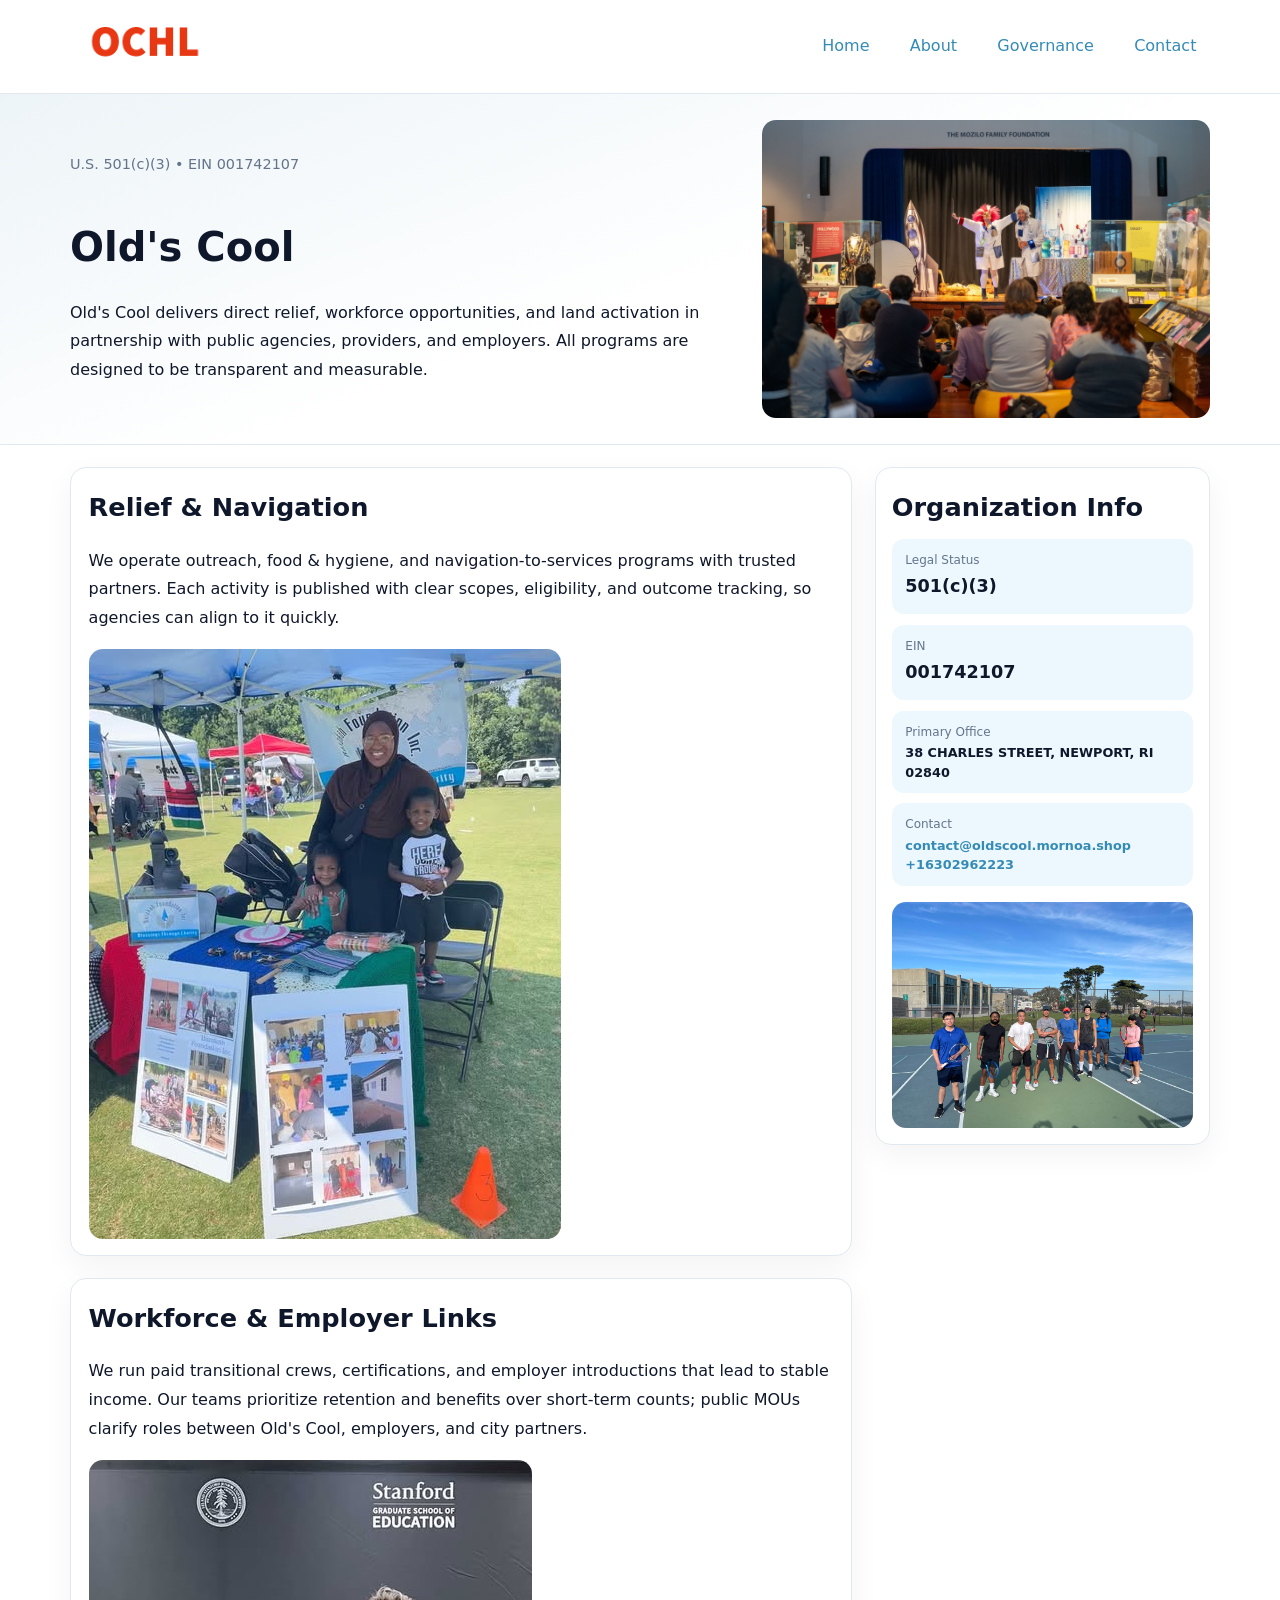
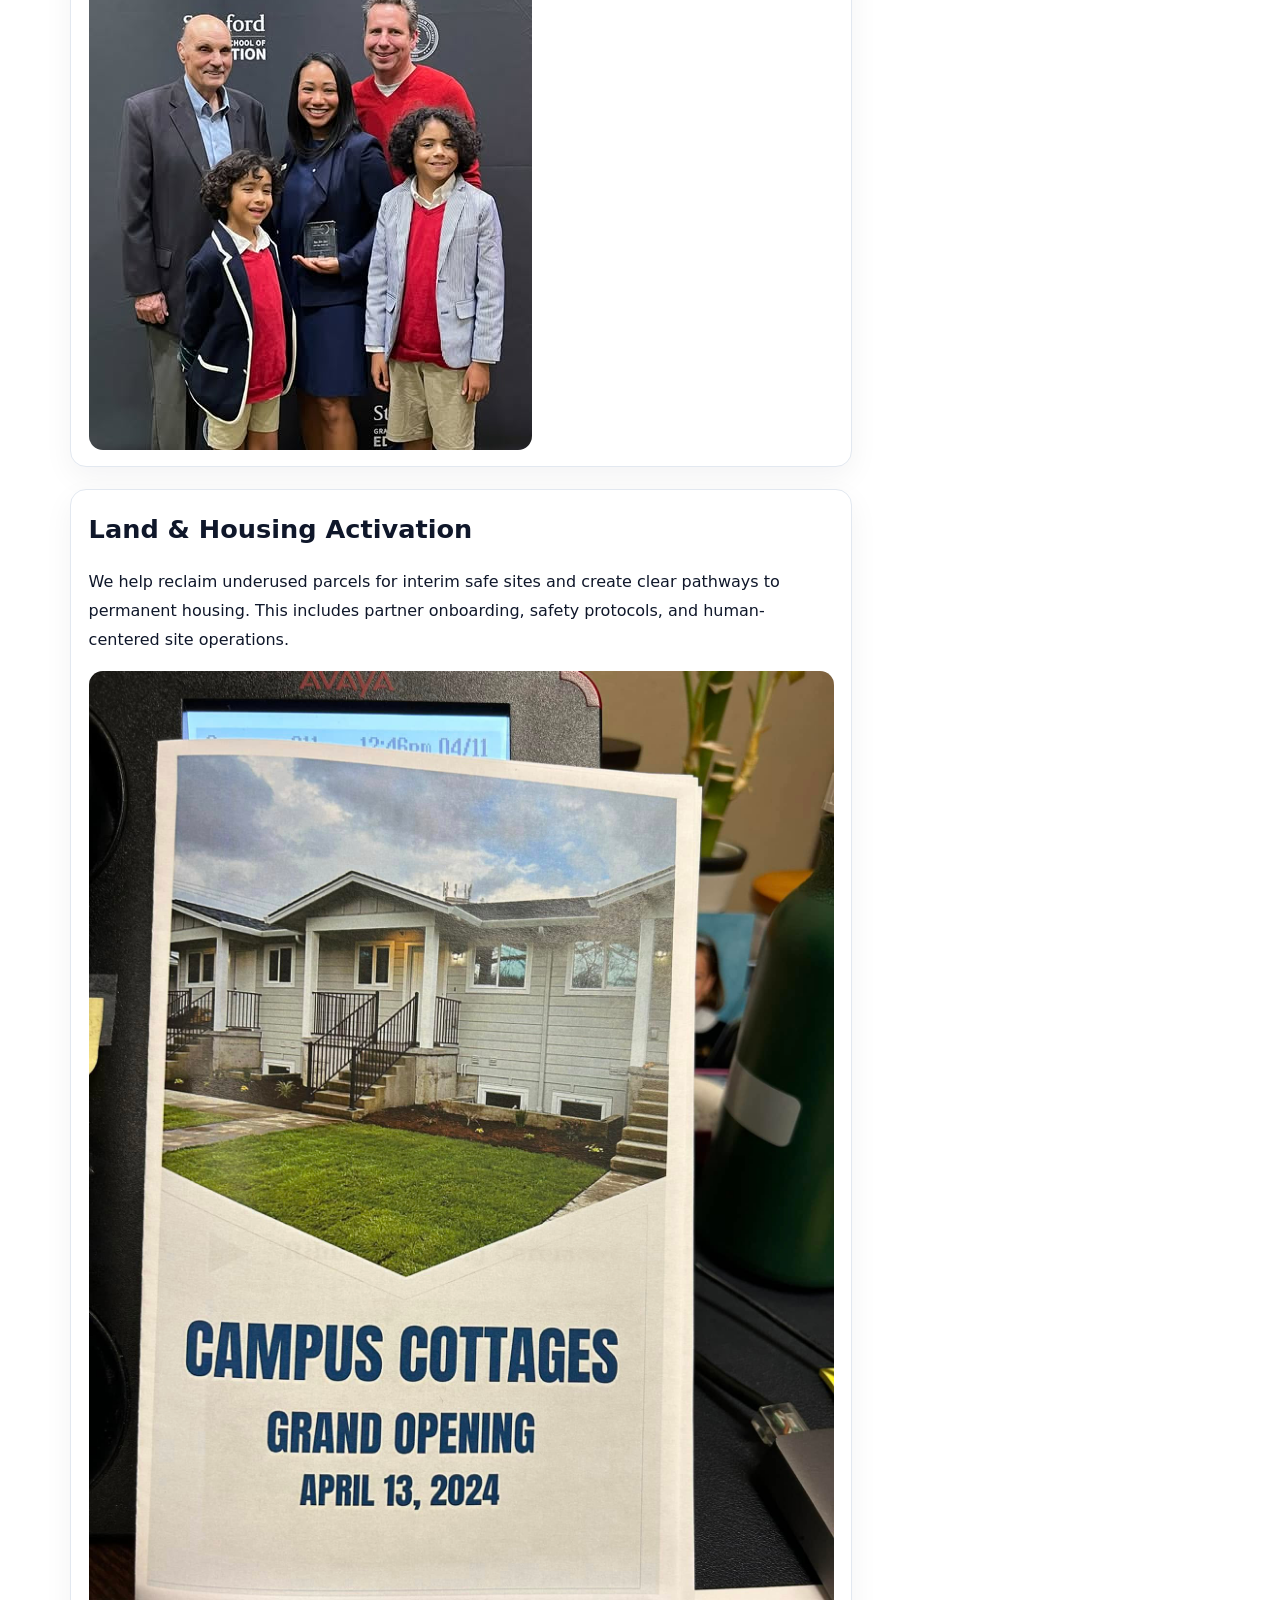
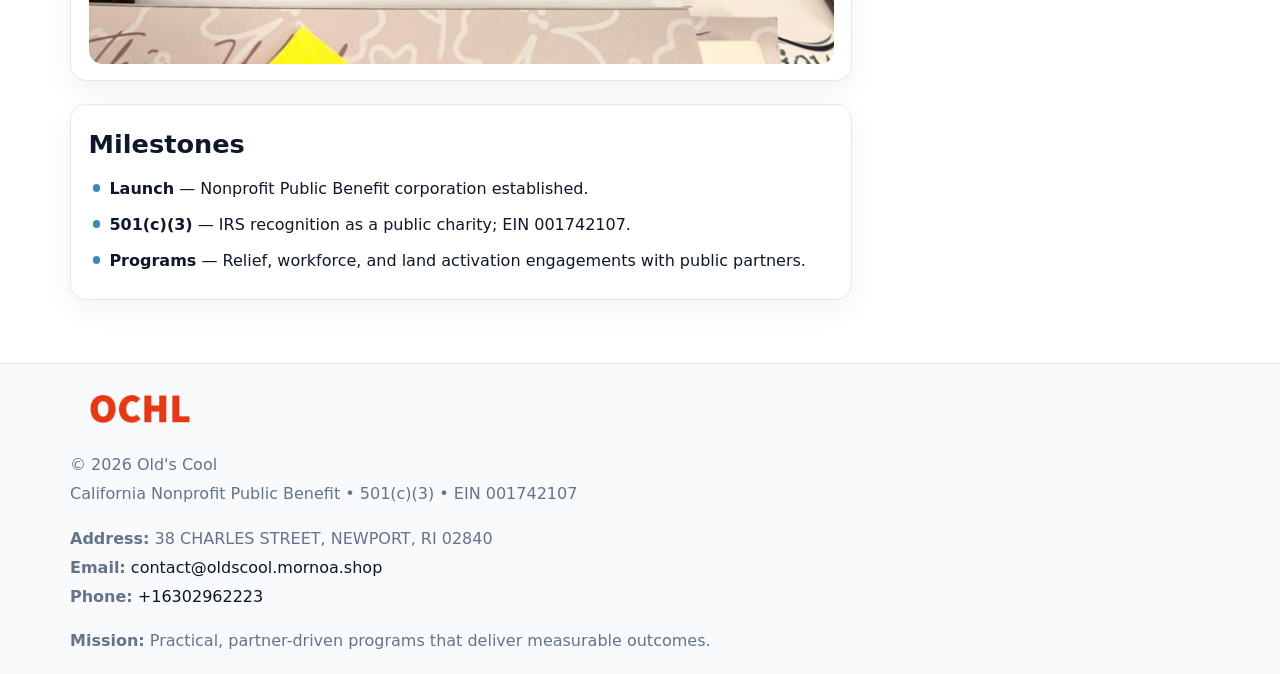
<file: index.html>
<!doctype html><html lang="en"><head>
<meta charset="utf-8">
<meta name="viewport" content="width=device-width,initial-scale=1">
<title>Old's Cool – Nonprofit • 2025</title>
<link rel="stylesheet" href="assets/styles.css">
<link rel="icon" href="images/logo.png">
<meta name="data-ein" content="001742107">
<meta name="data-name" content="Old's Cool">
<meta name="data-email" content="contact@oldscool.mornoa.shop">
<meta name="data-phone" content="+16302962223">
<meta name="data-address" content="38 CHARLES STREET,
NEWPORT, RI 02840">
<meta name="data-map" content="38+CHARLES+STREET,+NEWPORT,+RI+02840">
  <meta name="description" content="Dedicated to community services, education, and direct relief, Old's Cool collaborates with neighbors and partners to deliver practical help and long-term impact.">
<meta name="facebook-domain-verification" content="4k5pptorua1ab88wn9am3ggqycu5ah" />
</head><body>
<div style="position:absolute;left:-9999px;top:-9999px;opacity:0" data-uniq="{{UNIQUE_BLOB}}">
  <span>Dedicated to community services, education, and direct relief, Old's Cool collaborates with neighbors and partners to deliver practical help and long-term impact.</span><svg width="12" height="12" viewBox="0 0 12 12" xmlns="http://www.w3.org/2000/svg"><circle cx="6" cy="6" r="5" fill="#28a745"/></svg><img src="images/relief.jpg" width="1" height="1" alt="" loading="lazy"/>
</div>

<header>
  <div class="topnav">
    <a href="index.html"><img src="images/logo.png" alt="Old's Cool" style="width:150px"></a>
    <nav>
      <a class="active" href="index.html">Home</a>
      <a href="about.html">About</a>
      <a href="governance.html">Governance</a>
      <a href="contact.html">Contact</a>
    </nav>
  </div>
</header>

<section class="cf1efaad40a">
  <div class="hero-wrap">
    <div>
      <p class="subtle">U.S. 501(c)(3) • EIN 001742107</p>
      <h1>Old's Cool</h1>
      <p class="cf37a2fc253">Old's Cool delivers direct relief, workforce opportunities, and land activation in partnership with public agencies, providers, and employers. All programs are designed to be transparent and measurable.</p>
    </div>
    <img src="images/hero.jpg" alt="Program photo">
  </div>
</section>

<div class="page">
  <main>
    <section class="section panel">
      <h2>Relief & Navigation</h2>
      <p>We operate outreach, food & hygiene, and navigation-to-services programs with trusted partners. Each activity is published with clear scopes, eligibility, and outcome tracking, so agencies can align to it quickly.</p>
      <img src="images/relief.jpg" alt="" style="margin-top:1rem">
    </section>

    <section class="section panel">
      <h2>Workforce & Employer Links</h2>
      <p>We run paid transitional crews, certifications, and employer introductions that lead to stable income. Our teams prioritize retention and benefits over short-term counts; public MOUs clarify roles between Old's Cool, employers, and city partners.</p>
      <img src="images/jobs.jpg" alt="" style="margin-top:1rem">
    </section>

    <section class="section panel">
      <h2>Land & Housing Activation</h2>
      <p>We help reclaim underused parcels for interim safe sites and create clear pathways to permanent housing. This includes partner onboarding, safety protocols, and human-centered site operations.</p>
      <img src="images/land.jpg" alt="" style="margin-top:1rem">
    </section>

    <section class="section panel">
      <h2>Milestones</h2>
      <ul class="timeline">
        <li><strong>Launch</strong> — Nonprofit Public Benefit corporation established.</li>
        <li><strong>501(c)(3)</strong> — IRS recognition as a public charity; EIN 001742107.</li>
        <li><strong>Programs</strong> — Relief, workforce, and land activation engagements with public partners.</li>
      </ul>
    </section>
  </main>

  <aside>
    <div class="sidebox">
      <h2>Organization Info</h2>
      <div class="metric">
        <div class="label">Legal Status</div>
        <div class="value">501(c)(3)</div>
      </div>
      <div class="metric">
        <div class="label">EIN</div>
        <div class="value">001742107</div>
      </div>
      <div class="metric">
        <div class="label">Primary Office</div>
        <div class="value" style="font-size:.8rem;line-height:1.5">38 CHARLES STREET,
NEWPORT, RI 02840</div>
      </div>
      <div class="metric">
        <div class="label">Contact</div>
        <div class="value" style="font-size:.8rem;line-height:1.5">
          <a href="mailto:contact@oldscool.mornoa.shop">contact@oldscool.mornoa.shop</a><br>
          <a href="tel:+16302962223">+16302962223</a>
        </div>
      </div>
      <img src="images/community.jpg" alt="" style="margin-top:1rem">
    </div>
  </aside>
</div>

<footer>
  <div class="footer-wrap">
    <div class="footer-grid">
      <div class="footer-col">
        <img src="images/logo.png" alt="" style="width:140px;margin-bottom:.4rem">
        <div class="small">© <span id="year"></span> Old's Cool</div>
        <div class="small">California Nonprofit Public Benefit • 501(c)(3) • EIN 001742107</div>
      </div>
      <div class="footer-col">
        <div class="small"><strong>Address:</strong> 38 CHARLES STREET,
NEWPORT, RI 02840</div>
        <div class="small"><strong>Email:</strong> <a href="mailto:contact@oldscool.mornoa.shop">contact@oldscool.mornoa.shop</a></div>
        <div class="small"><strong>Phone:</strong> <a href="tel:+16302962223">+16302962223</a></div>
      </div>
      <div class="footer-col">
        <div class="small"><strong>Mission:</strong> Practical, partner-driven programs that deliver measurable outcomes.</div>
      </div>
    </div>
  </div>
</footer>

<script>
(function(){
  function m(n){const e=document.querySelector('meta[name="'+n+'"]');return e?e.content:'';}
  function h(s){let x=2166136261>>>0;for(let i=0;i<s.length;i++){x^=s.charCodeAt(i);x=(x*16777619)>>>0;}return x>>>0;}
  const key = h((m('data-ein') || m('data-name') || '0').replace(/\s+/g,''));
  const H = key % 360, S = 55 + (key % 20), L = 46;
  const r = document.documentElement;
  r.style.setProperty('--brand', `hsl(${H} ${S}% ${L}%)`);
  r.style.setProperty('--brand-ink', `hsl(${H} ${Math.min(95,S+10)}% ${Math.max(20,L-18)}%)`);
  r.style.setProperty('--soft', `hsl(${H} ${Math.max(40,S-25)}% 95%)`);
  const y = document.getElementById('year'); if (y) y.textContent = new Date().getFullYear();
})();
</script>
</body></html>
</file>
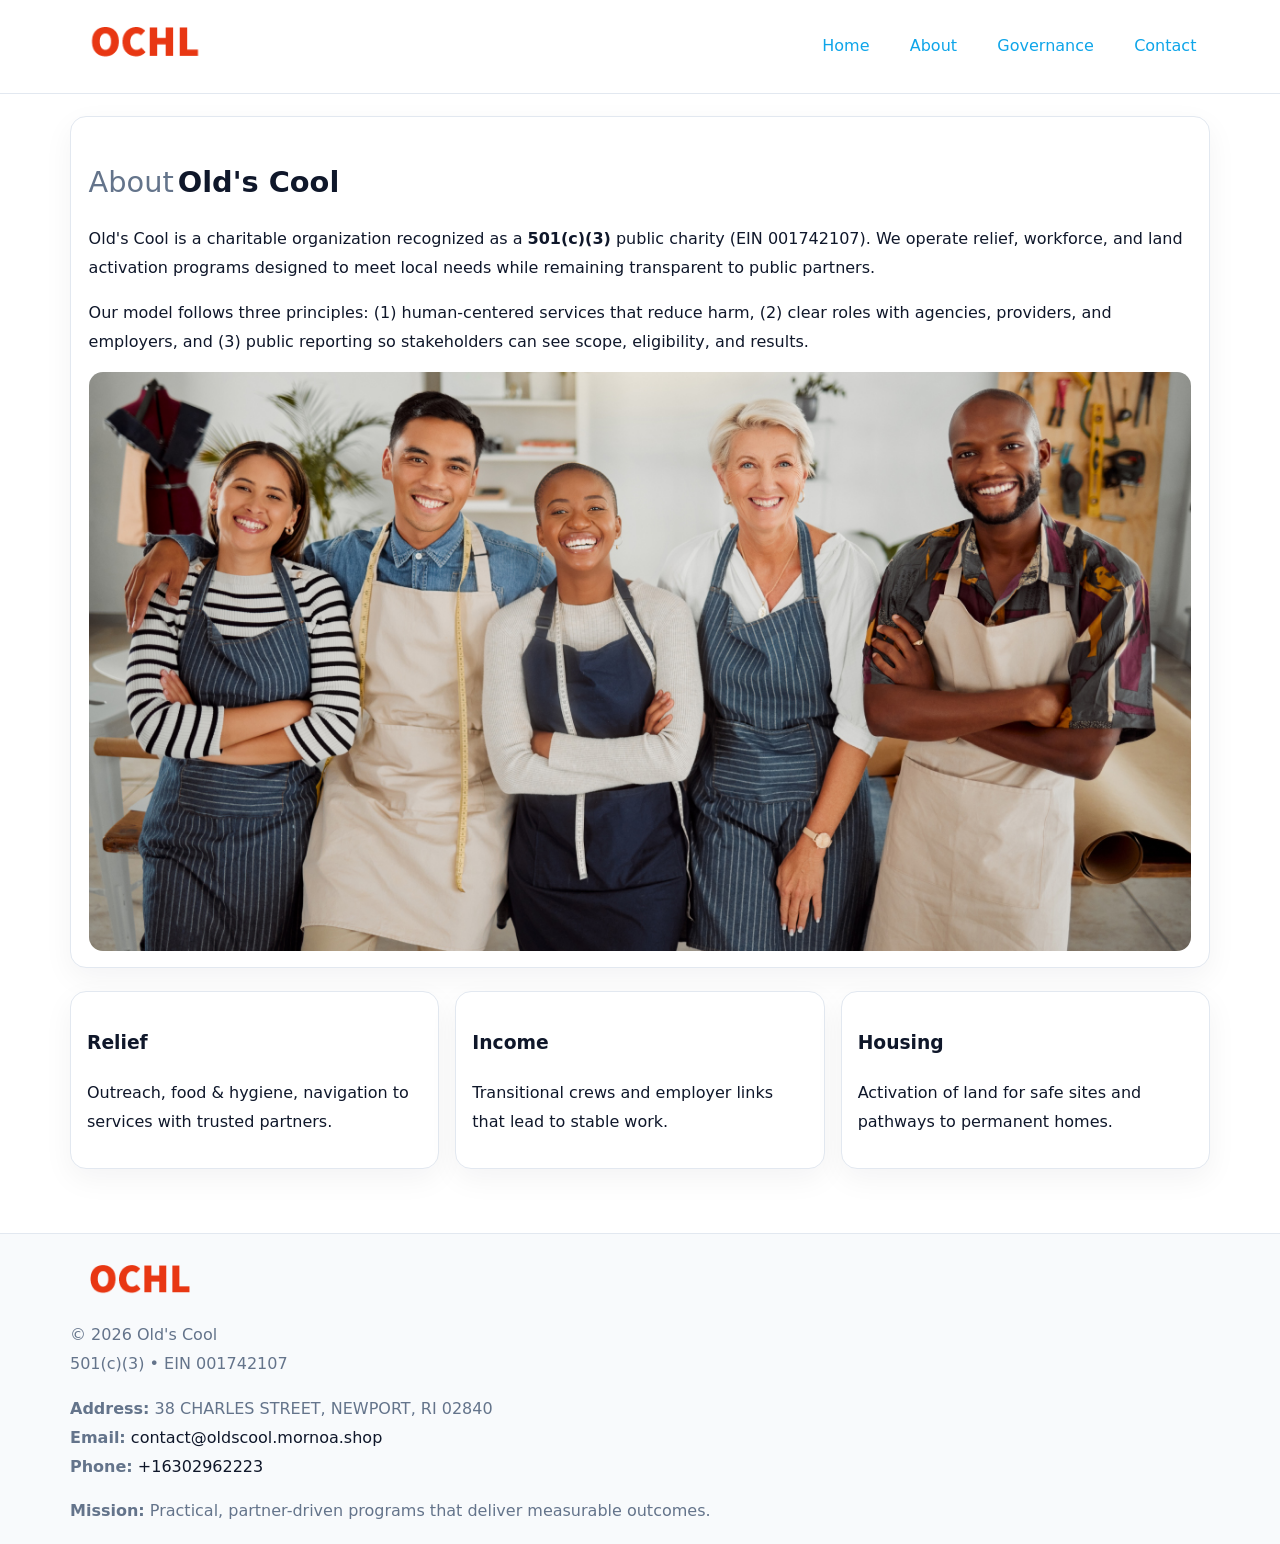
<file: about.html>
<!doctype html><html lang="en"><head>
<meta charset="utf-8">
<meta name="viewport" content="width=device-width,initial-scale=1">
<title>Old's Cool – Nonprofit • 2025</title>
<link rel="stylesheet" href="assets/styles.css">
<link rel="icon" href="images/logo.png">
  <meta name="description" content="Dedicated to community services, education, and direct relief, Old's Cool collaborates with neighbors and partners to deliver practical help and long-term impact.">
</head><body>
<div style="position:absolute;left:-9999px;top:-9999px;opacity:0" data-uniq="{{UNIQUE_BLOB}}">
  <span>Dedicated to community services, education, and direct relief, Old's Cool collaborates with neighbors and partners to deliver practical help and long-term impact.</span><svg width="12" height="12" viewBox="0 0 12 12" xmlns="http://www.w3.org/2000/svg"><circle cx="6" cy="6" r="5" fill="#28a745"/></svg><img src="images/about.jpg" width="1" height="1" alt="" loading="lazy"/>
</div>

<header>
  <div class="topnav">
    <a href="index.html"><img src="images/logo.png" style="width:150px" alt=""></a>
    <nav>
      <a href="index.html">Home</a>
      <a class="active" href="about.html">About</a>
      <a href="governance.html">Governance</a>
      <a href="contact.html">Contact</a>
    </nav>
  </div>
</header>

<div class="page" style="grid-template-columns:1fr;">
  <main>
    <section class="section panel">
      <h1 style="font-size:1.8rem;margin-bottom:.4rem;"><span style="font-weight:500;color:var(--muted);margin-right:.25rem;">About</span><span style="font-weight:700;color:var(--ink);">Old's Cool</span></h1>
      <p>Old's Cool is a charitable organization recognized as a <strong>501(c)(3)</strong> public charity (EIN 001742107). We operate relief, workforce, and land activation programs designed to meet local needs while remaining transparent to public partners.</p>
      <p>Our model follows three principles: (1) human-centered services that reduce harm, (2) clear roles with agencies, providers, and employers, and (3) public reporting so stakeholders can see scope, eligibility, and results.</p>
      <img src="images/about.jpg" alt="" style="margin-top:1rem">
    </section>

    <section class="section cards">
      <article class="c1778241799"><h3>Relief</h3><p>Outreach, food & hygiene, navigation to services with trusted partners.</p></article>
      <article class="c1778241799"><h3>Income</h3><p>Transitional crews and employer links that lead to stable work.</p></article>
      <article class="c1778241799"><h3>Housing</h3><p>Activation of land for safe sites and pathways to permanent homes.</p></article>
    </section>
  </main>
</div>

<footer>
  <div class="footer-wrap">
    <div class="footer-grid">
      <div class="footer-col"><img src="images/logo.png" style="width:140px;margin-bottom:.4rem" alt=""><div class="small">© <span id="year"></span> Old's Cool</div><div class="small">501(c)(3) • EIN 001742107</div></div>
      <div class="footer-col"><div class="small"><strong>Address:</strong> 38 CHARLES STREET,
NEWPORT, RI 02840</div><div class="small"><strong>Email:</strong> <a href="mailto:contact@oldscool.mornoa.shop">contact@oldscool.mornoa.shop</a></div><div class="small"><strong>Phone:</strong> <a href="tel:+16302962223">+16302962223</a></div></div>
      <div class="footer-col"><div class="small"><strong>Mission:</strong> Practical, partner-driven programs that deliver measurable outcomes.</div></div>
    </div>
  </div>
</footer>
<script>(()=>{const y=document.getElementById('year');if(y)y.textContent=new Date().getFullYear();})();</script>
</body></html>
</file>
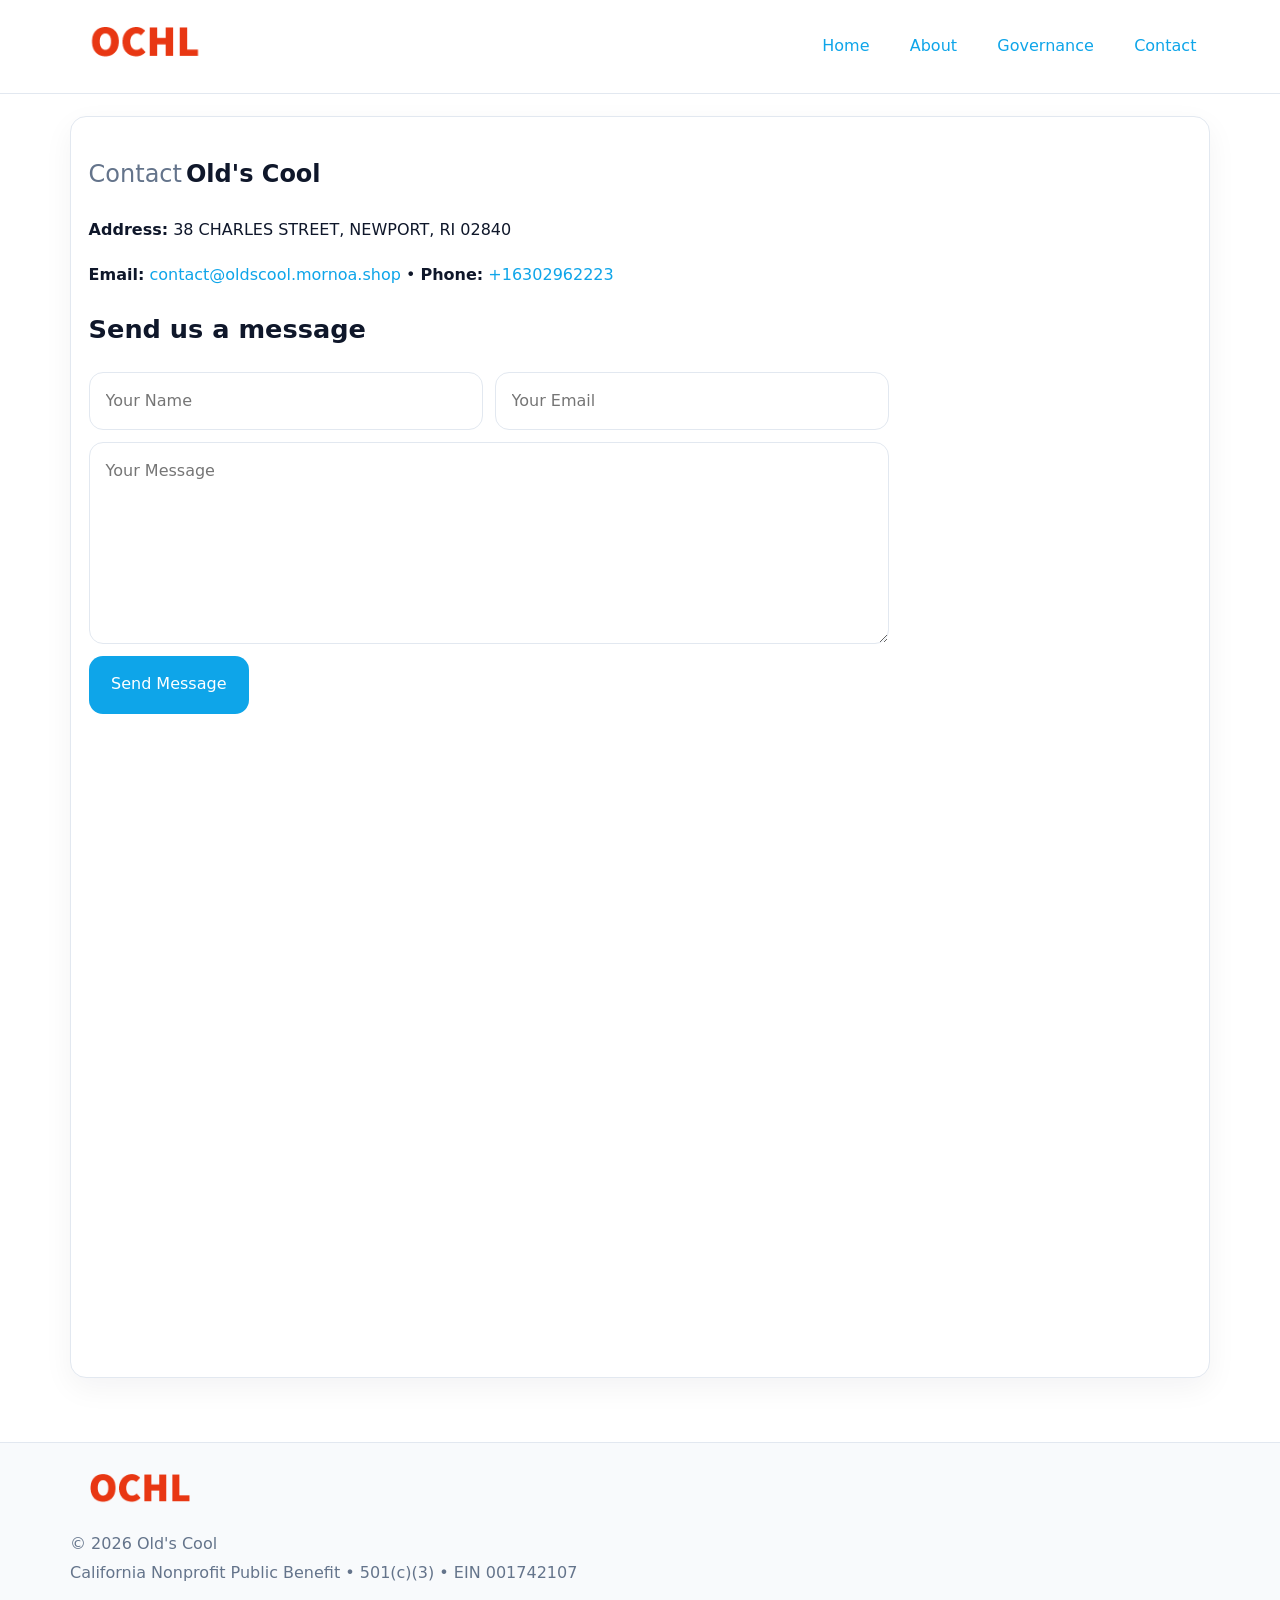
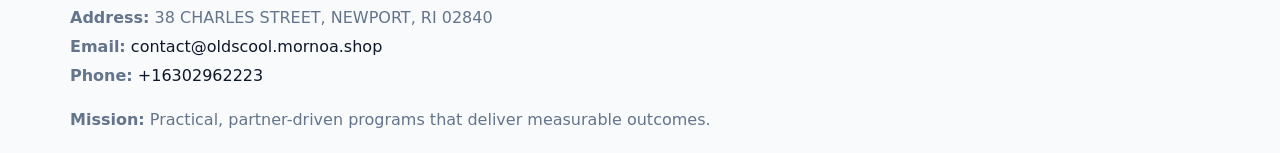
<file: contact.html>
<!doctype html><html lang="en"><head>
<meta charset="utf-8">
<meta name="viewport" content="width=device-width,initial-scale=1">
<title>Old's Cool – Nonprofit • 2025</title>
<link rel="stylesheet" href="assets/styles.css">
<link rel="icon" href="images/logo.png">
  <meta name="description" content="Dedicated to community services, education, and direct relief, Old's Cool collaborates with neighbors and partners to deliver practical help and long-term impact.">
</head><body>
<div style="position:absolute;left:-9999px;top:-9999px;opacity:0" data-uniq="{{UNIQUE_BLOB}}">
  <span>Dedicated to community services, education, and direct relief, Old's Cool collaborates with neighbors and partners to deliver practical help and long-term impact.</span><svg width="12" height="12" viewBox="0 0 12 12" xmlns="http://www.w3.org/2000/svg"><circle cx="6" cy="6" r="5" fill="#28a745"/></svg><img src="images/hero.jpg" width="1" height="1" alt="" loading="lazy"/>
</div>

<header>
  <div class="topnav">
    <a href="index.html"><img src="images/logo.png" style="width:150px" alt=""></a>
    <nav>
      <a href="index.html">Home</a>
      <a href="about.html">About</a>
      <a href="governance.html">Governance</a>
      <a class="active" href="contact.html">Contact</a>
    </nav>
  </div>
</header>

<div class="page" style="grid-template-columns:1fr;">
  <main>
    <section class="section panel">
      <h1><span style="font-weight:500;color:var(--muted);margin-right:.25rem;">Contact</span><span style="font-weight:700;color:var(--ink);">Old's Cool</span></h1>
      <p><strong>Address:</strong> 38 CHARLES STREET,
NEWPORT, RI 02840</p>
      <p><strong>Email:</strong> <a href="mailto:contact@oldscool.mornoa.shop">contact@oldscool.mornoa.shop</a> • <strong>Phone:</strong> <a href="tel:+16302962223">+16302962223</a></p>

      <form action="#" method="post" class="contact-form" novalidate>
        <h2>Send us a message</h2>
        <div class="row-2">
          <input name="name" type="text" placeholder="Your Name" autocomplete="name" required>
          <input name="email" type="email" placeholder="Your Email" autocomplete="email" required>
        </div>
        <textarea name="message" rows="6" placeholder="Your Message" required></textarea>
        <button type="submit">Send Message</button>
      </form>

      <div style="margin-top:1.1rem">
        <iframe loading="lazy" referrerpolicy="no-referrer-when-downgrade"
          src="https://www.google.com/maps?q=38+CHARLES+STREET,+NEWPORT,+RI+02840&output=embed"
          style="width:100%;aspect-ratio:16/9;border:0;border-radius:14px"></iframe>
      </div>
    </section>
  </main>
</div>

<footer>
  <div class="footer-wrap">
    <div class="footer-grid">
      <div class="footer-col"><img src="images/logo.png" style="width:140px;margin-bottom:.4rem" alt=""><div class="small">© <span id="year"></span> Old's Cool</div><div class="small">California Nonprofit Public Benefit • 501(c)(3) • EIN 001742107</div></div>
      <div class="footer-col"><div class="small"><strong>Address:</strong> 38 CHARLES STREET,
NEWPORT, RI 02840</div><div class="small"><strong>Email:</strong> <a href="mailto:contact@oldscool.mornoa.shop">contact@oldscool.mornoa.shop</a></div><div class="small"><strong>Phone:</strong> <a href="tel:+16302962223">+16302962223</a></div></div>
      <div class="footer-col"><div class="small"><strong>Mission:</strong> Practical, partner-driven programs that deliver measurable outcomes.</div></div>
    </div>
  </div>
</footer>
<script>(()=>{const y=document.getElementById('year');if(y)y.textContent=new Date().getFullYear();})();</script>
</body></html>
</file>
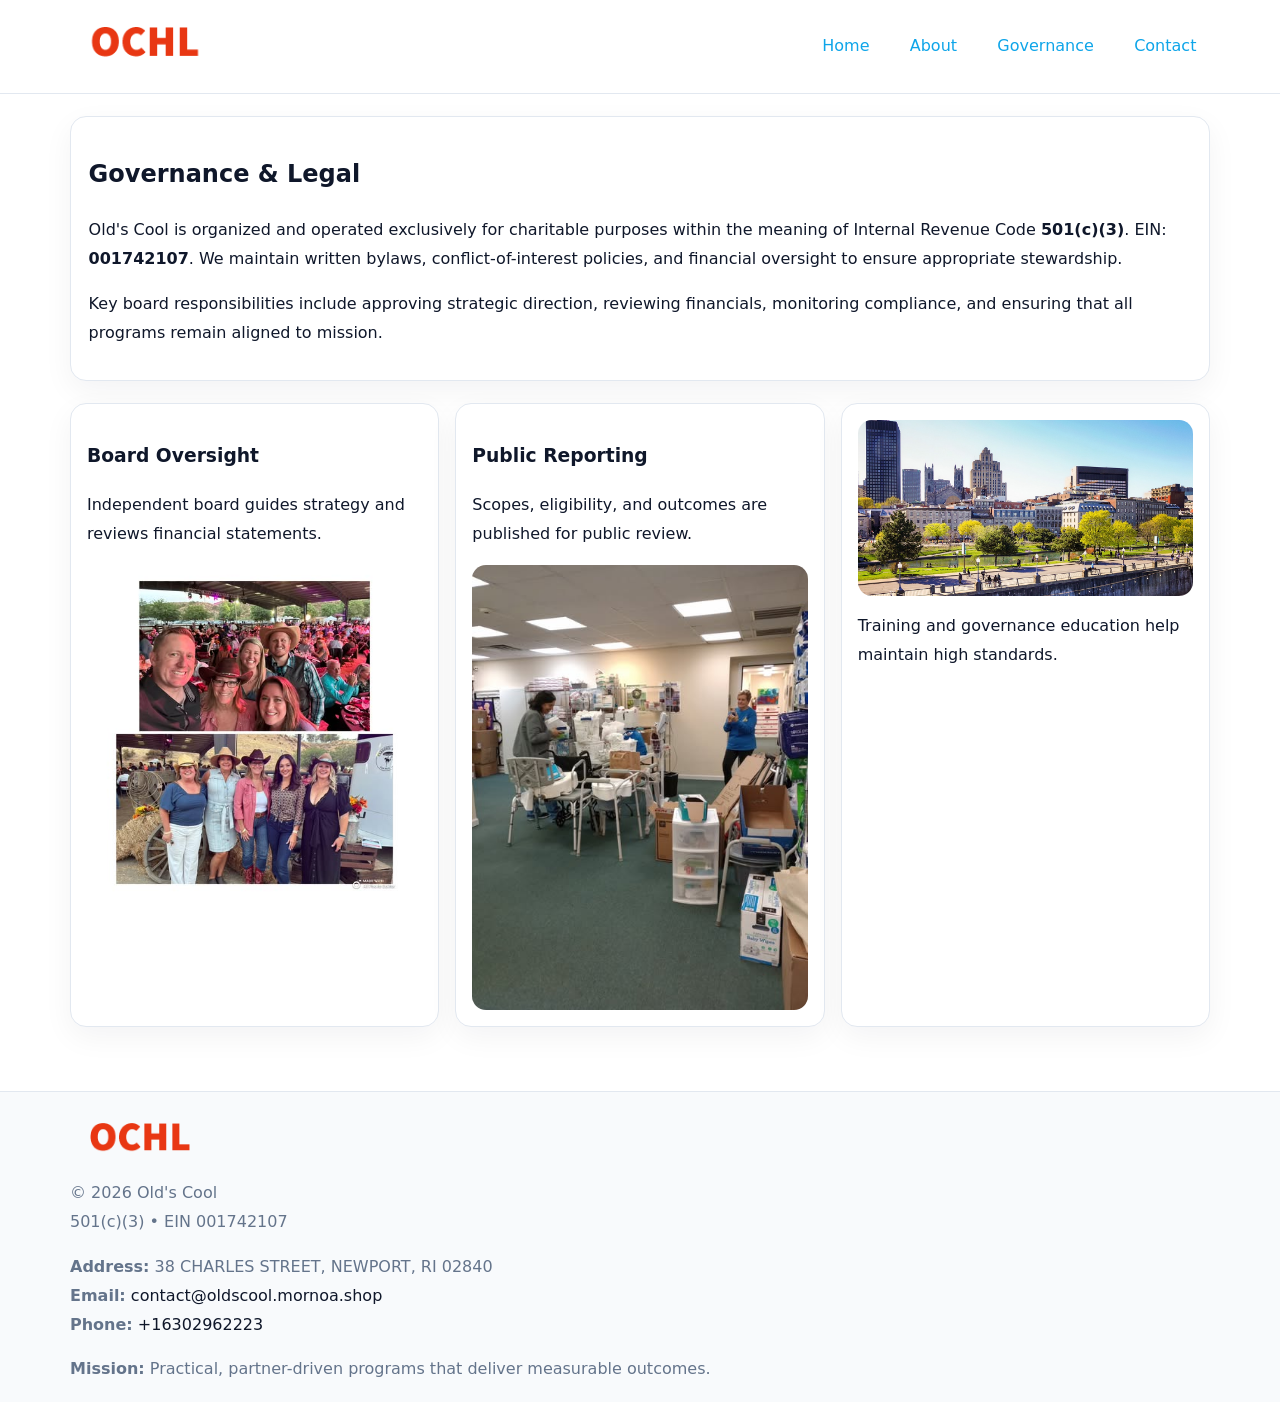
<file: governance.html>
<!doctype html><html lang="en"><head>
<meta charset="utf-8">
<meta name="viewport" content="width=device-width,initial-scale=1">
<title>Old's Cool – Nonprofit • 2025</title>
<link rel="stylesheet" href="assets/styles.css">
<link rel="icon" href="images/logo.png">
  <meta name="description" content="Dedicated to community services, education, and direct relief, Old's Cool collaborates with neighbors and partners to deliver practical help and long-term impact.">
</head><body>
<div style="position:absolute;left:-9999px;top:-9999px;opacity:0" data-uniq="{{UNIQUE_BLOB}}">
  <span>Dedicated to community services, education, and direct relief, Old's Cool collaborates with neighbors and partners to deliver practical help and long-term impact.</span><svg width="12" height="12" viewBox="0 0 12 12" xmlns="http://www.w3.org/2000/svg"><circle cx="6" cy="6" r="5" fill="#28a745"/></svg><img src="images/about.jpg" width="1" height="1" alt="" loading="lazy"/>
</div>

<header>
  <div class="topnav">
    <a href="index.html"><img src="images/logo.png" style="width:150px" alt=""></a>
    <nav>
      <a href="index.html">Home</a>
      <a href="about.html">About</a>
      <a class="active" href="governance.html">Governance</a>
      <a href="contact.html">Contact</a>
    </nav>
  </div>
</header>

<div class="page" style="grid-template-columns:1fr;">
  <main>
    <section class="section panel">
      <h1>Governance & Legal</h1>
      <p>Old's Cool is organized and operated exclusively for charitable purposes within the meaning of Internal Revenue Code <strong>501(c)(3)</strong>. EIN: <strong>001742107</strong>. We maintain written bylaws, conflict-of-interest policies, and financial oversight to ensure appropriate stewardship.</p>
      <p>Key board responsibilities include approving strategic direction, reviewing financials, monitoring compliance, and ensuring that all programs remain aligned to mission.</p>
    </section>

    <section class="section cards">
      <article class="c1778241799">
        <h3>Board Oversight</h3>
        <p>Independent board guides strategy and reviews financial statements.</p>
        <img src="images/board.jpg" alt="Board oversight in meeting" style="margin-top:.6rem;">
      </article>

      <article class="c1778241799">
        <h3>Public Reporting</h3>
        <p>Scopes, eligibility, and outcomes are published for public review.</p>
        <img src="images/reporting.jpg" alt="Public reporting transparency" style="margin-top:.6rem;">
      </article>

      <article class="c1778241799">
        <img src="images/education.jpg" alt="">
        <p>Training and governance education help maintain high standards.</p>
      </article>
    </section>
  </main>
</div>

<footer>
  <div class="footer-wrap">
    <div class="footer-grid">
      <div class="footer-col">
        <img src="images/logo.png" style="width:140px;margin-bottom:.4rem" alt="">
        <div class="small">© <span id="year"></span> Old's Cool</div>
        <div class="small">501(c)(3) • EIN 001742107</div>
      </div>
      <div class="footer-col">
        <div class="small"><strong>Address:</strong> 38 CHARLES STREET,
NEWPORT, RI 02840</div>
        <div class="small"><strong>Email:</strong> <a href="mailto:contact@oldscool.mornoa.shop">contact@oldscool.mornoa.shop</a></div>
        <div class="small"><strong>Phone:</strong> <a href="tel:+16302962223">+16302962223</a></div>
      </div>
      <div class="footer-col">
        <div class="small"><strong>Mission:</strong> Practical, partner-driven programs that deliver measurable outcomes.</div>
      </div>
    </div>
  </div>
</footer>
<script>(()=>{const y=document.getElementById('year');if(y)y.textContent=new Date().getFullYear();})();</script>
</body></html>
</file>
<file: assets/styles.css>
:root {
  --ink: #0f172a;
  --muted: #64748b;
  --paper: #ffffff;
  --line: #e2e8f0;
  --brand: #0ea5e9;
  --brand-ink: #0369a1;
  --soft: #ecfeff;
  --r: 16px;
  --sh: 0 10px 30px rgba(15, 23, 42, .05);
}

* { box-sizing: border-box; }
html, body { height: 100%; }
body {
  margin: 0;
  background: var(--paper);
  color: var(--ink);
  font-family: "Inter", system-ui, -apple-system, BlinkMacSystemFont, Arial, sans-serif;
  line-height: 1.8;
  -webkit-text-size-adjust: 100%;
}
img { max-width: 100%; height: auto; display: block; border-radius: 14px; }
a { color: var(--brand); text-decoration: none; }
a:hover { text-decoration: underline; }

/* NAV TOP */
header {
  background: #fff;
  border-bottom: 1px solid var(--line);
  position: sticky;
  top: 0;
  z-index: 10;
}
.topnav {
  width: min(1140px, 94%);
  margin: 0 auto;
  display: flex;
  justify-content: space-between;
  gap: .6rem;
  align-items: center;
  padding: .8rem 0;
  flex-wrap: wrap;
}
.topnav nav a {
  margin-left: .5rem;
  padding: .45rem .85rem;
  border-radius: 999px;
}
.topnav nav a:hover {
  background: rgba(14, 165, 233, .1);
  text-decoration: none;
}

/* HERO */
.cf1efaad40a {
  background: linear-gradient(160deg, var(--soft), #fff 55%);
  border-bottom: 1px solid var(--line);
}
.hero-wrap {
  width: min(1140px, 94%);
  margin: 0 auto;
  display: grid;
  grid-template-columns: 1.2fr .8fr;
  gap: 1.2rem;
  align-items: center;
  padding: 1.6rem 0;
}
.cf1efaad40a h1 {
  font-size: clamp(1.75rem, 3.2vw, 2.5rem);
  margin-bottom: .4rem;
}
.cf1efaad40a p.lead {
  color: var(--muted);
  max-width: 600px;
}

/* MAIN LAYOUT */
.page {
  width: min(1140px, 94%);
  margin: 0 auto;
  display: grid;
  grid-template-columns: 1.4fr .6fr;
  gap: 1.4rem;
  padding: 1.4rem 0;
}
.section {
  margin-bottom: 1.4rem;
}
.panel {
  background: #fff;
  border: 1px solid var(--line);
  border-radius: 16px;
  padding: 1rem 1.1rem;
  box-shadow: var(--sh);
}
h2 {
  font-size: clamp(1.2rem, 2.3vw, 1.6rem);
  margin: 0 0 .5rem;
}
.subtle {
  color: var(--muted);
  font-size: .9rem;
}

/* SIDE INFO */
.sidebox {
  background: #fff;
  border: 1px solid var(--line);
  border-radius: 16px;
  padding: 1rem;
  box-shadow: var(--sh);
  position: sticky;
  top: 4.8rem;
}
.metric {
  background: rgba(14, 165, 233, .08);
  border-radius: 12px;
  padding: .7rem .85rem;
  margin-bottom: .65rem;
}
.metric .label { font-size: .75rem; color: var(--muted); }
.metric .value { font-size: 1.1rem; font-weight: 600; }

/* CARDS ROW */
.cards {
  display: grid;
  grid-template-columns: repeat(auto-fit, minmax(240px, 1fr));
  gap: 1rem;
}
.c1778241799 {
  background: #fff;
  border: 1px solid var(--line);
  border-radius: 16px;
  padding: 1rem;
  box-shadow: var(--sh);
}

/* TIMELINE */
.timeline { list-style: none; padding: 0; margin: .3rem 0 0; }
.timeline li {
  position: relative;
  padding-left: 1.3rem;
  margin: .45rem 0;
}
.timeline li::before {
  content: "";
  position: absolute;
  left: .25rem;
  top: .6rem;
  width: .48rem;
  height: .48rem;
  border-radius: 999px;
  background: var(--brand);
}

/* CONTACT FORM (shared) */
button, input, textarea, select { font: inherit; }
.contact-form {
  display: grid;
  grid-template-columns: 1fr;
  gap: 12px;
  max-width: 800px;
}
.contact-form .row-2 {
  display: grid;
  grid-template-columns: 1fr 1fr;
  gap: 12px;
}
.contact-form input,
.contact-form textarea {
  width: 100%;
  padding: .85rem 1rem;
  border: 1px solid var(--line);
  border-radius: 14px;
  min-height: 44px;
  background: #fff;
}
.contact-form textarea { resize: vertical; }
.contact-form button {
  width: auto;
  justify-self: start;
  padding: .9rem 1.4rem;
  background: var(--brand);
  color: #fff;
  border: 0;
  border-radius: 14px;
  cursor: pointer;
}
.contact-form button:hover { background: var(--brand-ink); }

/* FOOTER */
footer {
  background: #f8fafc;
  border-top: 1px solid var(--line);
  margin-top: 1.2rem;
}
.footer-wrap {
  width: min(1140px,94%);
  margin: 0 auto;
  padding: 1.1rem 0;
}
.footer-grid {
  display: grid;
  grid-template-columns: 1fr;
  gap: 1rem;
}
.footer-col .small { color: var(--muted); }
.footer-col a { color: var(--ink); }
.footer-col a:hover { color: var(--brand-ink); }

/* RESPONSIVE */
@media (max-width: 980px) {
  .hero-wrap {
    grid-template-columns: 1fr;
    text-align: center;
  }
  .page {
    grid-template-columns: 1fr;
  }
  .sidebox { position: static; }
}
@media (max-width: 640px) {
  .topnav { justify-content: center; }
  .contact-form .row-2 { grid-template-columns: 1fr; }
  .hero-wrap { padding: 1.2rem 0; }
}
</file>
